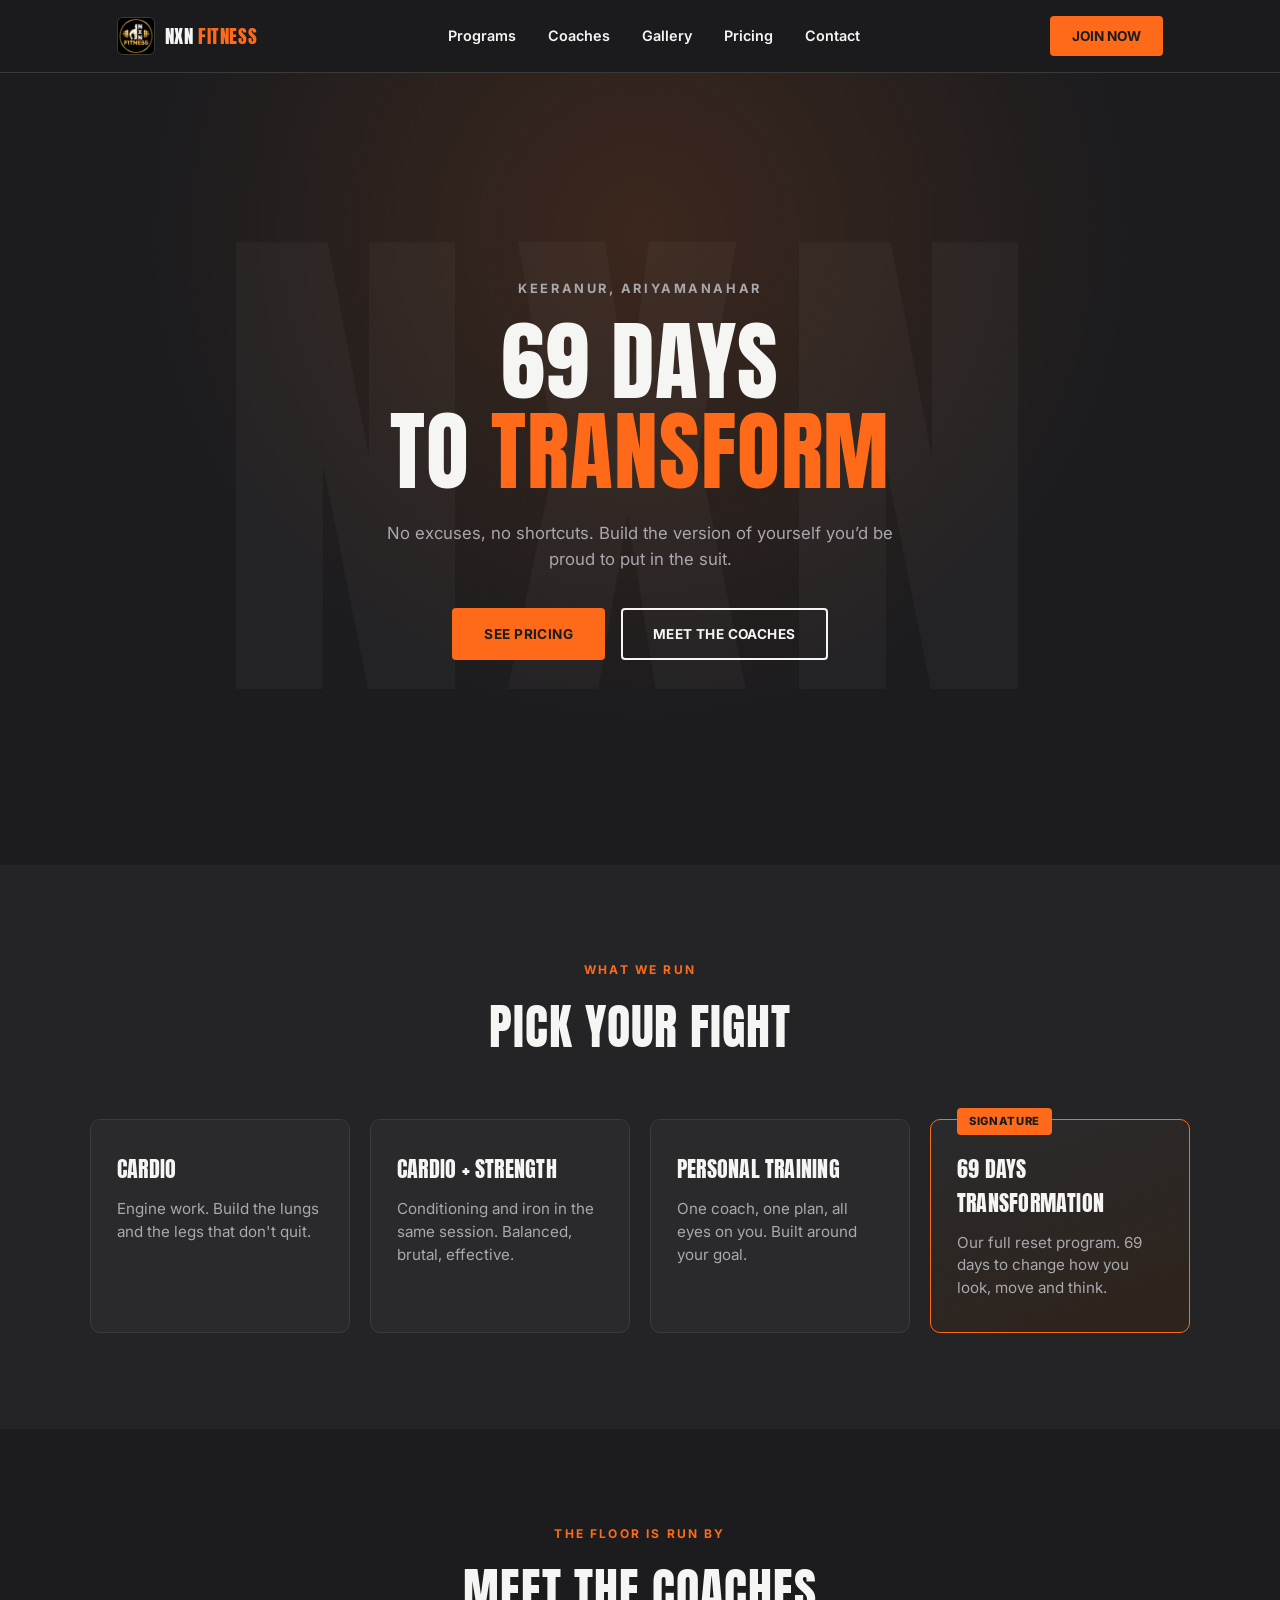
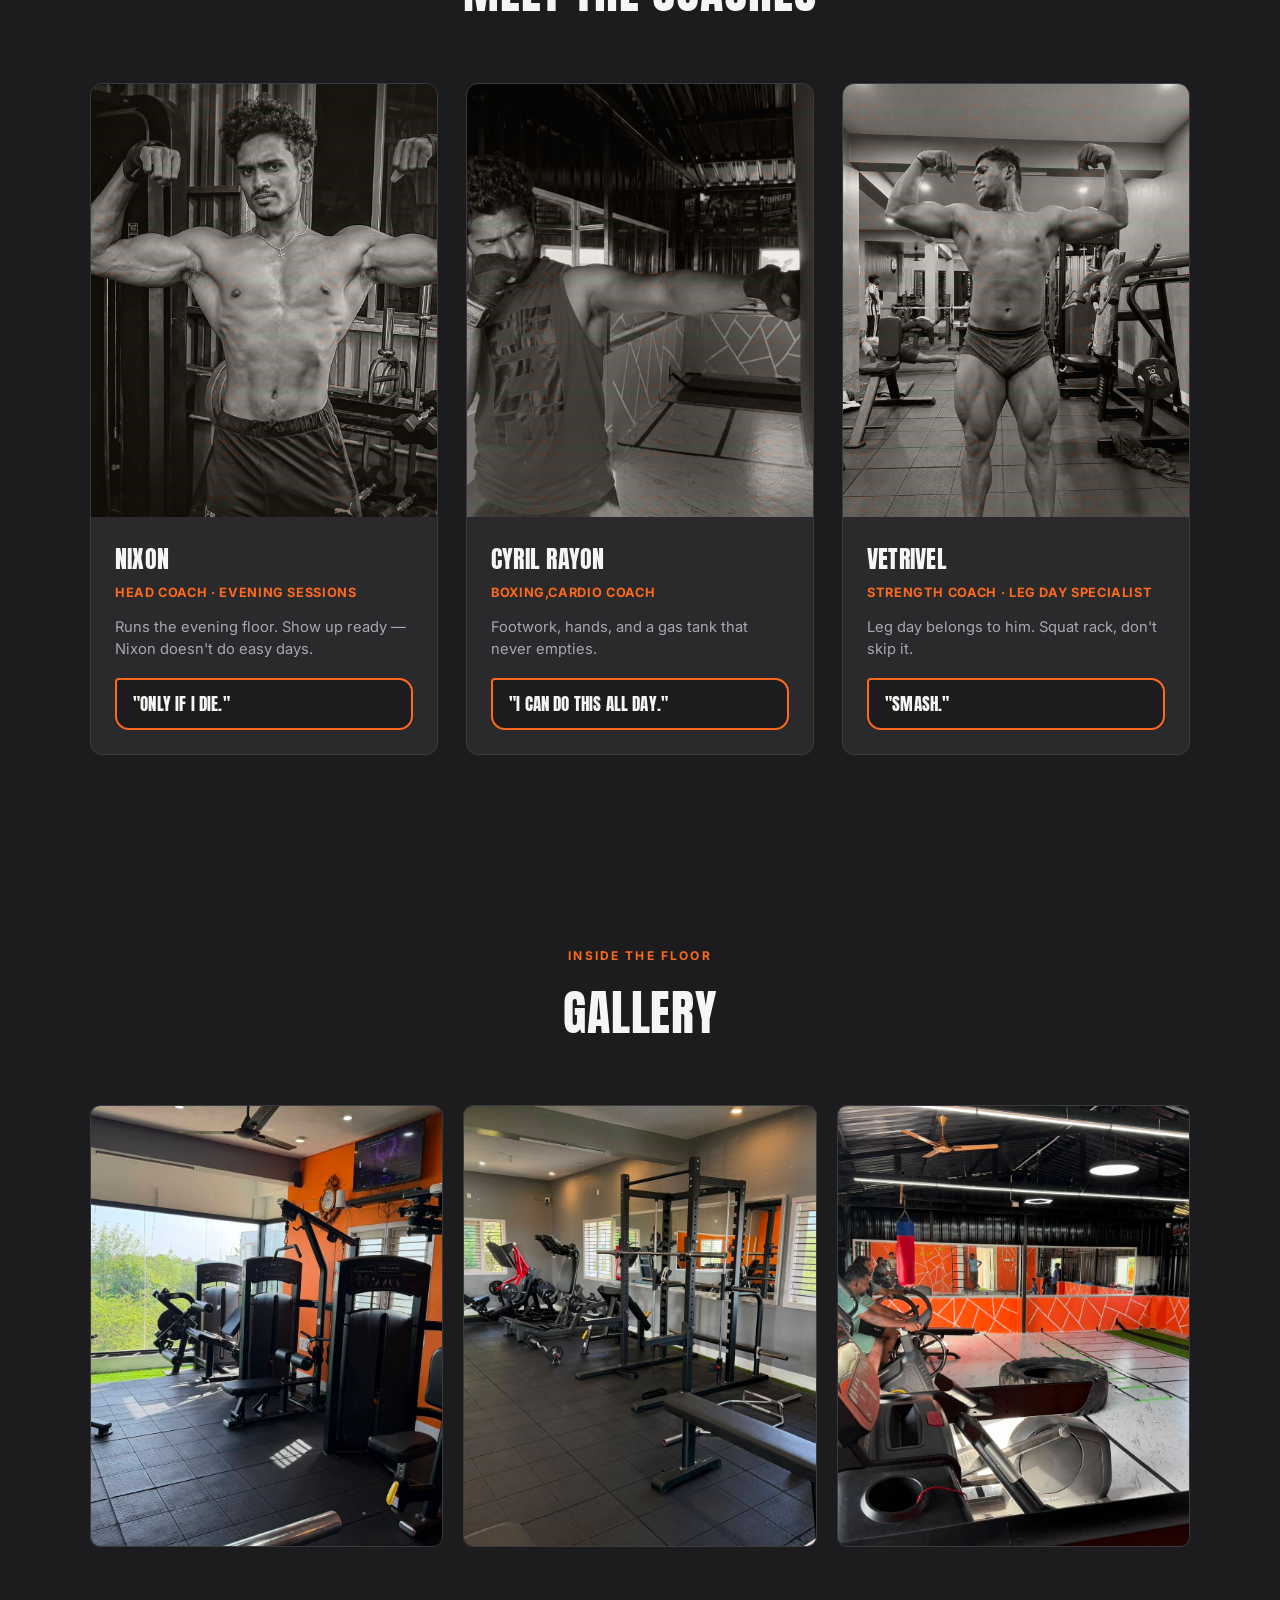
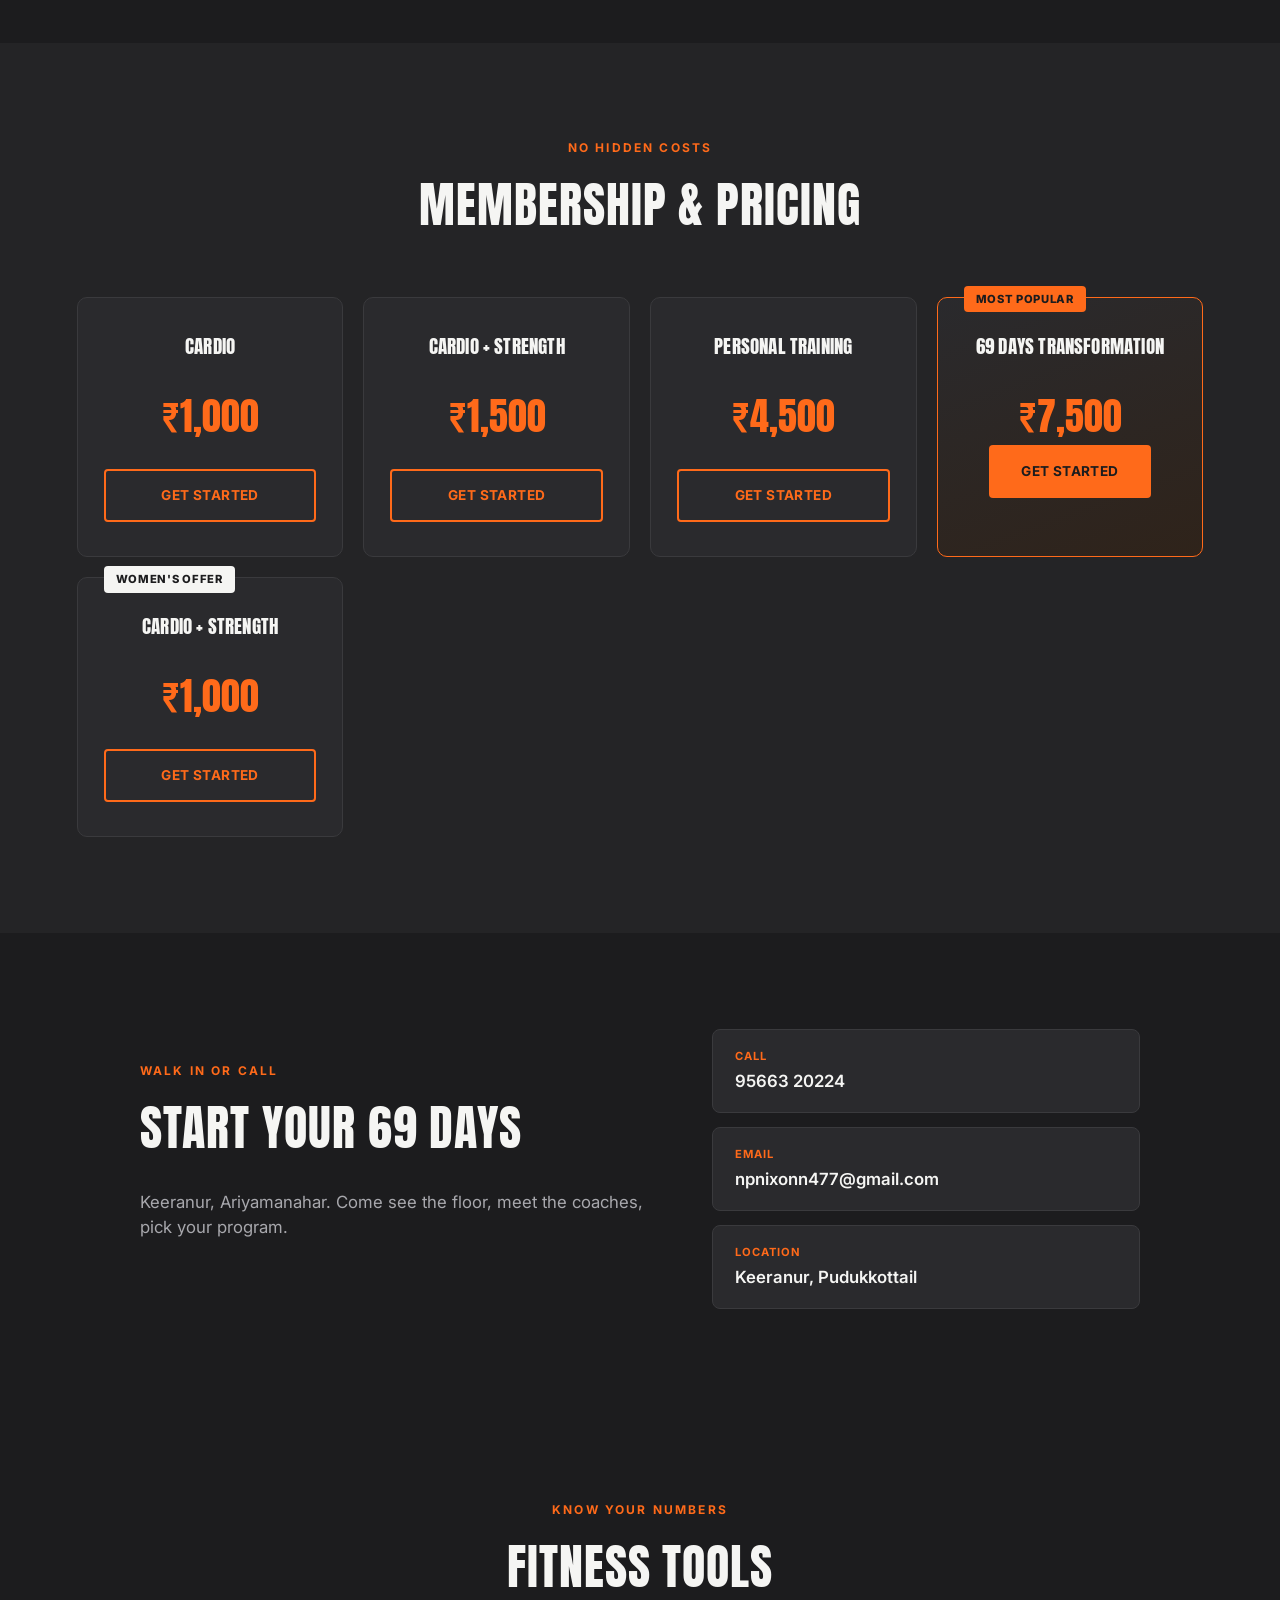
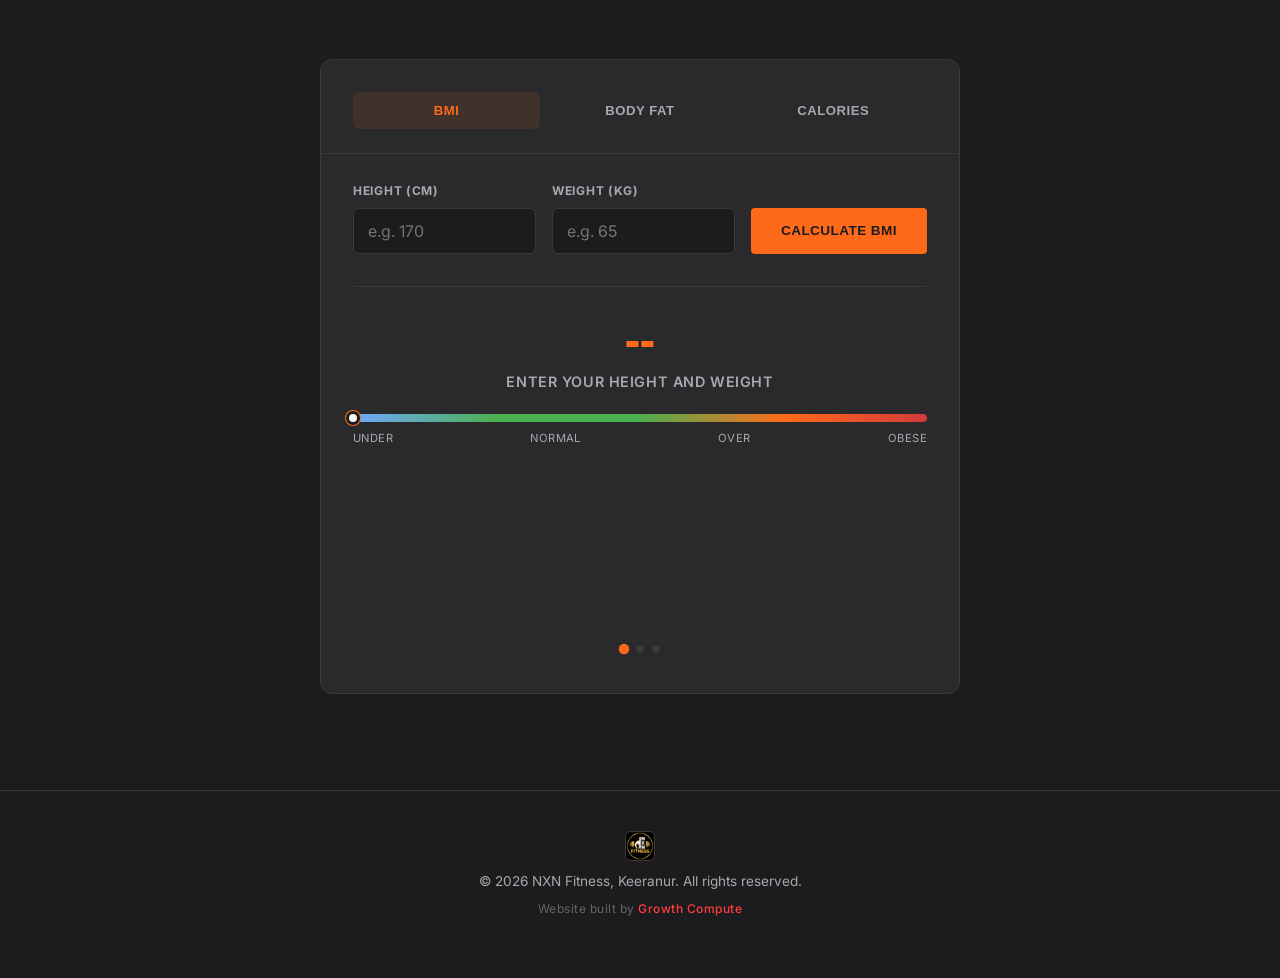
<file: index.html>
<!DOCTYPE html>
<html lang="en">
<head>
<meta charset="UTF-8">
<meta name="viewport" content="width=device-width, initial-scale=1.0">
<title>NXN Fitness | Keeranur</title>
<link rel="preconnect" href="https://fonts.googleapis.com">
<link href="https://fonts.googleapis.com/css2?family=Anton&family=Bebas+Neue&family=Inter:wght@400;500;600;700;800&display=swap" rel="stylesheet">
<link rel="stylesheet" href="style.css">
</head>
<body>

<!-- NAV -->
<header class="nav">
  <div class="nav-inner">
    <a href="#top" class="nav-logo">
      <img src="images/logo.jpg" alt="NXN Fitness logo" class="logo-img">
      <span>NXN <span class="accent">FITNESS</span></span>
    </a>
    <nav class="nav-links">
      <a href="#programs">Programs</a>
      <a href="#trainers">Coaches</a>
      <a href="#gallery">Gallery</a>
      <a href="#pricing">Pricing</a>
      <a href="#contact">Contact</a>
    </nav>
    <a href="https://wa.me/919566320224?text=Hi%2C%20I%27d%20like%20to%20join%20NXN%20Fitness" target="_blank" rel="noopener" class="nav-cta">Join Now</a>
  </div>
</header>

<!-- HERO -->
<section class="hero" id="top">
  <div class="hero-bg-text">NXN</div>
  <div class="hero-content">
    <p class="hero-eyebrow">Keeranur, Ariyamanahar</p>
    <h1 class="hero-title">69 DAYS<br>TO <span class="accent">TRANSFORM</span></h1>
    <p class="hero-sub"> No excuses, no shortcuts. Build the version of yourself you’d be proud to put in the suit.</p>
    <div class="hero-actions">
      <a href="#pricing" class="btn btn-primary">See Pricing</a>
      <a href="#trainers" class="btn btn-ghost">Meet the Coaches</a>
    </div>
  </div>
</section>

<!-- PROGRAMS -->
<section class="programs" id="programs">
  <div class="section-head">
    <p class="section-eyebrow">What we run</p>
    <h2 class="section-title">Pick your fight</h2>
  </div>
  <div class="program-grid">
    <div class="program-card">
      <h3>Cardio</h3>
      <p>Engine work. Build the lungs and the legs that don't quit.</p>
    </div>
    <div class="program-card">
      <h3>Cardio + Strength</h3>
      <p>Conditioning and iron in the same session. Balanced, brutal, effective.</p>
    </div>
    <div class="program-card">
      <h3>Personal Training</h3>
      <p>One coach, one plan, all eyes on you. Built around your goal.</p>
    </div>
    <div class="program-card featured">
      <span class="ribbon">Signature</span>
      <h3>69 Days Transformation</h3>
      <p>Our full reset program. 69 days to change how you look, move and think.</p>
    </div>
  </div>
</section>

<!-- TRAINERS -->
<section class="trainers" id="trainers">
  <div class="section-head">
    <p class="section-eyebrow">The floor is run by</p>
    <h2 class="section-title">Meet the Coaches</h2>
  </div>

  <div class="trainer-grid">

    <article class="trainer-card">
      <div class="trainer-photo">
        <img src="images/nixon.jpg" alt="Nixon, Head Coach">
      </div>
      <div class="trainer-info">
        <h3>Nixon</h3>
        <p class="trainer-role">Head Coach &middot; Evening Sessions</p>
        <p class="trainer-desc">Runs the evening floor. Show up ready — Nixon doesn't do easy days.</p>
        <div class="quote-bubble">
          <p>"Only if I die."</p>
        </div>
      </div>
    </article>

    <article class="trainer-card">
      <div class="trainer-photo">
        <img src="images/cyril.jpg" alt="Cyril Rayon, Boxing Coach">
      </div>
      <div class="trainer-info">
        <h3>Cyril Rayon</h3>
        <p class="trainer-role">Boxing,Cardio Coach</p>
        <p class="trainer-desc">Footwork, hands, and a gas tank that never empties.</p>
        <div class="quote-bubble">
          <p>"I can do this all day."</p>
        </div>
      </div>
    </article>

    <article class="trainer-card">
      <div class="trainer-photo">
        <img src="images/vetrivel.jpg" alt="Vetrivel, Strength Coach">
      </div>
      <div class="trainer-info">
        <h3>Vetrivel</h3>
        <p class="trainer-role">Strength Coach &middot; Leg Day Specialist</p>
        <p class="trainer-desc">Leg day belongs to him. Squat rack, don't skip it.</p>
        <div class="quote-bubble">
          <p>"Smash."</p>
        </div>
      </div>
    </article>

  </div>
</section>

<!-- GALLERY -->
<section class="gallery" id="gallery">
  <div class="section-head">
    <p class="section-eyebrow">Inside the floor</p>
    <h2 class="section-title">Gallery</h2>
  </div>

  <div class="gallery-grid">
    <div class="gallery-item">
      <img src="images/gympic1.jpg" alt="NXN Fitness gym photo 1">
    </div>
    <div class="gallery-item">
      <img src="images/gympic2.jpg" alt="NXN Fitness gym photo 2">
    </div>
    <div class="gallery-item">
      <img src="images/gympic3.jpg" alt="NXN Fitness gym photo 3">
    </div>
  </div>
</section>

<!-- PRICING -->
<section class="pricing" id="pricing">
  <div class="section-head">
    <p class="section-eyebrow">No hidden costs</p>
    <h2 class="section-title">Membership &amp; Pricing</h2>
  </div>

  <div class="pricing-grid">
    <div class="price-card">
      <h3>Cardio</h3>
      <p class="price">&#8377;1,000</p>
      <a href="#contact" class="btn btn-outline">Get Started</a>
    </div>

    <div class="price-card">
      <h3>Cardio + Strength</h3>
      <p class="price">&#8377;1,500</p>
      <a href="#contact" class="btn btn-outline">Get Started</a>
    </div>

    <div class="price-card">
      <h3>Personal Training</h3>
      <p class="price">&#8377;4,500</p>
      <a href="#contact" class="btn btn-outline">Get Started</a>
    </div>

    <div class="price-card highlight">
      <span class="ribbon">Most popular</span>
      <h3>69 Days Transformation</h3>
      <p class="price">&#8377;7,500</p>
      <a href="#contact" class="btn btn-primary">Get Started</a>
    </div>

    <div class="price-card women">
      <span class="ribbon">Women's Offer</span>
      <h3>Cardio + Strength</h3>
      <p class="price">&#8377;1,000</p>
      <a href="#contact" class="btn btn-outline">Get Started</a>
    </div>
  </div>
</section>

<!-- CONTACT -->
<section class="contact" id="contact">
  <div class="contact-inner">
    <div class="contact-text">
      <p class="section-eyebrow">Walk in or call</p>
      <h2 class="section-title">Start Your 69 Days</h2>
      <p class="hero-sub">Keeranur, Ariyamanahar. Come see the floor, meet the coaches, pick your program.</p>
    </div>
    <div class="contact-details">
      <a href="tel:9566320224" class="contact-item">
        <span class="contact-label">Call</span>
        <span class="contact-value">95663 20224</span>
      </a>
      <a href="mailto:npnixonn477@gmail.com" class="contact-item">
        <span class="contact-label">Email</span>
        <span class="contact-value">npnixonn477@gmail.com</span>
      </a>
      <div class="contact-item">
        <span class="contact-label">Location</span>
        <span class="contact-value"> Keeranur, Pudukkottail
      <a href= "https://google.com/maps?q=10.5907° N, 78.7755° E target="_location"></a>
        </span>
        
      </div>
    </div>
  </div>
</section>

<!-- FITNESS TOOLS: BMI / BODY FAT / CALORIES (swipeable) -->
<section class="bmi" id="tools">
  <div class="section-head">
    <p class="section-eyebrow">Know your numbers</p>
    <h2 class="section-title">Fitness Tools</h2>
  </div>

  <div class="bmi-card tools-card">

    <div class="tool-tabs">
      <button type="button" class="tool-tab active" data-tab="0" onclick="goToTool(0)">BMI</button>
      <button type="button" class="tool-tab" data-tab="1" onclick="goToTool(1)">Body Fat</button>
      <button type="button" class="tool-tab" data-tab="2" onclick="goToTool(2)">Calories</button>
    </div>

    <div class="tool-swipe-viewport" id="tool-viewport">
      <div class="tool-swipe-track" id="tool-track">

        <!-- PANEL 1: BMI -->
        <div class="tool-panel">
          <div class="bmi-inputs">
            <div class="bmi-field">
              <label for="bmi-height">Height (cm)</label>
              <input type="number" id="bmi-height" placeholder="e.g. 170" min="50" max="250">
            </div>
            <div class="bmi-field">
              <label for="bmi-weight">Weight (kg)</label>
              <input type="number" id="bmi-weight" placeholder="e.g. 65" min="20" max="300">
            </div>
            <button class="btn btn-primary bmi-btn" onclick="calculateBMI()">Calculate BMI</button>
          </div>

          <div class="bmi-result" id="bmi-result">
            <p class="bmi-value" id="bmi-value">--</p>
            <p class="bmi-category" id="bmi-category">Enter your height and weight</p>
            <div class="bmi-scale">
              <span class="bmi-scale-fill" id="bmi-scale-fill"></span>
            </div>
            <div class="bmi-scale-labels">
              <span>Under</span>
              <span>Normal</span>
              <span>Over</span>
              <span>Obese</span>
            </div>
          </div>
        </div>

        <!-- PANEL 2: BODY FAT -->
        <div class="tool-panel">
          <div class="gender-toggle">
            <button type="button" class="gender-btn active" id="bf-male-btn" onclick="setBFGender('male')">Male</button>
            <button type="button" class="gender-btn" id="bf-female-btn" onclick="setBFGender('female')">Female</button>
          </div>

          <div class="bmi-inputs bmi-inputs-4">
            <div class="bmi-field">
              <label for="bf-height">Height (cm)</label>
              <input type="number" id="bf-height" placeholder="e.g. 170" min="50" max="250">
            </div>
            <div class="bmi-field">
              <label for="bf-neck">Neck (cm)</label>
              <input type="number" id="bf-neck" placeholder="e.g. 38" min="15" max="80">
            </div>
            <div class="bmi-field">
              <label for="bf-waist">Waist (cm)</label>
              <input type="number" id="bf-waist" placeholder="e.g. 85" min="40" max="200">
            </div>
            <div class="bmi-field" id="bf-hip-field" style="display:none;">
              <label for="bf-hip">Hip (cm)</label>
              <input type="number" id="bf-hip" placeholder="e.g. 95" min="40" max="200">
            </div>
          </div>
          <button class="btn btn-primary bmi-btn full-width" onclick="calculateBodyFat()">Calculate Body Fat</button>

          <div class="bmi-result" id="bf-result-wrap">
            <p class="bmi-value" id="bf-value">--</p>
            <p class="bmi-category" id="bf-category">Enter your measurements</p>
          </div>
        </div>

        <!-- PANEL 3: CALORIES -->
        <div class="tool-panel">
          <div class="gender-toggle">
            <button type="button" class="gender-btn active" id="cal-male-btn" onclick="setCalGender('male')">Male</button>
            <button type="button" class="gender-btn" id="cal-female-btn" onclick="setCalGender('female')">Female</button>
          </div>

          <div class="bmi-inputs bmi-inputs-4">
            <div class="bmi-field">
              <label for="cal-age">Age</label>
              <input type="number" id="cal-age" placeholder="e.g. 25" min="10" max="100">
            </div>
            <div class="bmi-field">
              <label for="cal-height">Height (cm)</label>
              <input type="number" id="cal-height" placeholder="e.g. 170" min="50" max="250">
            </div>
            <div class="bmi-field">
              <label for="cal-weight">Weight (kg)</label>
              <input type="number" id="cal-weight" placeholder="e.g. 65" min="20" max="300">
            </div>
            <div class="bmi-field">
              <label for="cal-activity">Activity</label>
              <select id="cal-activity">
                <option value="1.2">Sedentary</option>
                <option value="1.375">Light</option>
                <option value="1.55" selected>Moderate</option>
                <option value="1.725">Active</option>
                <option value="1.9">Very Active</option>
              </select>
            </div>
          </div>
          <button class="btn btn-primary bmi-btn full-width" onclick="calculateCalories()">Calculate Calories</button>

          <div class="bmi-result" id="cal-result-wrap">
            <div class="cal-results">
              <div>
                <p class="bmi-value" id="cal-bmr">--</p>
                <p class="bmi-category">BMR (kcal/day)</p>
              </div>
              <div>
                <p class="bmi-value" id="cal-tdee">--</p>
                <p class="bmi-category">Maintenance (kcal/day)</p>
              </div>
            </div>
          </div>
        </div>

      </div>
    </div>

    <div class="tool-dots">
      <span class="tool-dot active" data-dot="0" onclick="goToTool(0)"></span>
      <span class="tool-dot" data-dot="1" onclick="goToTool(1)"></span>
      <span class="tool-dot" data-dot="2" onclick="goToTool(2)"></span>
    </div>

  </div>
</section>

<footer class="footer">
  <div class="footer-inner">
  <img src="images/logo.jpg" alt="NXN Fitness logo" class="logo-img small">
  <p>&copy; 2026 NXN Fitness, Keeranur. All rights reserved.</p>
   <p class="agency-credit">
      Website built by <a href="" target="_blank" rel="noopener">Growth Compute</a>
    </p>
    </div>
</footer>

<script>
function calculateBMI() {
  const heightCm = parseFloat(document.getElementById('bmi-height').value);
  const weightKg = parseFloat(document.getElementById('bmi-weight').value);
  const valueEl = document.getElementById('bmi-value');
  const categoryEl = document.getElementById('bmi-category');
  const fillEl = document.getElementById('bmi-scale-fill');

  if (!heightCm || !weightKg || heightCm <= 0 || weightKg <= 0) {
    valueEl.textContent = '--';
    categoryEl.textContent = 'Enter a valid height and weight';
    fillEl.style.left = '0%';
    return;
  }

  const heightM = heightCm / 100;
  const bmi = weightKg / (heightM * heightM);
  const bmiRounded = bmi.toFixed(1);

  let category = '';
  let percent = 0;

  if (bmi < 18.5) {
    category = 'Underweight';
    percent = (bmi / 18.5) * 25;
  } else if (bmi < 25) {
    category = 'Normal';
    percent = 25 + ((bmi - 18.5) / (25 - 18.5)) * 25;
  } else if (bmi < 30) {
    category = 'Overweight';
    percent = 50 + ((bmi - 25) / (30 - 25)) * 25;
  } else {
    category = 'Obese';
    percent = 75 + Math.min(((bmi - 30) / 10) * 25, 25);
  }

  valueEl.textContent = bmiRounded;
  categoryEl.textContent = category;
  fillEl.style.left = Math.min(percent, 100) + '%';
}

let bfGender = 'male';
function setBFGender(g) {
  bfGender = g;
  document.getElementById('bf-male-btn').classList.toggle('active', g === 'male');
  document.getElementById('bf-female-btn').classList.toggle('active', g === 'female');
  document.getElementById('bf-hip-field').style.display = g === 'female' ? 'flex' : 'none';
}

function calculateBodyFat() {
  const height = parseFloat(document.getElementById('bf-height').value);
  const neck = parseFloat(document.getElementById('bf-neck').value);
  const waist = parseFloat(document.getElementById('bf-waist').value);
  const hip = parseFloat(document.getElementById('bf-hip').value);
  const valueEl = document.getElementById('bf-value');
  const categoryEl = document.getElementById('bf-category');

  let bodyFat;
  if (bfGender === 'male') {
    if (!height || !neck || !waist) {
      valueEl.textContent = '--';
      categoryEl.textContent = 'Enter a valid height, neck and waist';
      return;
    }
    bodyFat = 495 / (1.0324 - 0.19077 * Math.log10(waist - neck) + 0.15456 * Math.log10(height)) - 450;
  } else {
    if (!height || !neck || !waist || !hip) {
      valueEl.textContent = '--';
      categoryEl.textContent = 'Enter a valid height, neck, waist and hip';
      return;
    }
    bodyFat = 495 / (1.29579 - 0.35004 * Math.log10(waist + hip - neck) + 0.22100 * Math.log10(height)) - 450;
  }

  if (!isFinite(bodyFat) || bodyFat <= 0) {
    valueEl.textContent = '--';
    categoryEl.textContent = 'Check your measurements and try again';
    return;
  }

  let category = '';
  if (bfGender === 'male') {
    if (bodyFat < 6) category = 'Essential Fat';
    else if (bodyFat < 14) category = 'Athletic';
    else if (bodyFat < 18) category = 'Fit';
    else if (bodyFat < 25) category = 'Average';
    else category = 'Above Average';
  } else {
    if (bodyFat < 14) category = 'Essential Fat';
    else if (bodyFat < 21) category = 'Athletic';
    else if (bodyFat < 25) category = 'Fit';
    else if (bodyFat < 32) category = 'Average';
    else category = 'Above Average';
  }

  valueEl.textContent = bodyFat.toFixed(1) + '%';
  categoryEl.textContent = category;
}

let calGender = 'male';
function setCalGender(g) {
  calGender = g;
  document.getElementById('cal-male-btn').classList.toggle('active', g === 'male');
  document.getElementById('cal-female-btn').classList.toggle('active', g === 'female');
}

function calculateCalories() {
  const age = parseFloat(document.getElementById('cal-age').value);
  const height = parseFloat(document.getElementById('cal-height').value);
  const weight = parseFloat(document.getElementById('cal-weight').value);
  const activity = parseFloat(document.getElementById('cal-activity').value);
  const bmrEl = document.getElementById('cal-bmr');
  const tdeeEl = document.getElementById('cal-tdee');

  if (!age || !height || !weight) {
    bmrEl.textContent = '--';
    tdeeEl.textContent = '--';
    return;
  }

  let bmr;
  if (calGender === 'male') {
    bmr = 10 * weight + 6.25 * height - 5 * age + 5;
  } else {
    bmr = 10 * weight + 6.25 * height - 5 * age - 161;
  }

  const tdee = bmr * activity;

  bmrEl.textContent = Math.round(bmr);
  tdeeEl.textContent = Math.round(tdee);
}

/* ===== Swipeable tool tabs ===== */
let currentTool = 0;
const totalTools = 3;

function goToTool(index) {
  currentTool = Math.max(0, Math.min(index, totalTools - 1));
  const track = document.getElementById('tool-track');
  track.style.transform = 'translateX(-' + (currentTool * 100) + '%)';

  document.querySelectorAll('.tool-tab').forEach(tab => {
    tab.classList.toggle('active', parseInt(tab.dataset.tab) === currentTool);
  });
  document.querySelectorAll('.tool-dot').forEach(dot => {
    dot.classList.toggle('active', parseInt(dot.dataset.dot) === currentTool);
  });
}

(function setupSwipe() {
  const viewport = document.getElementById('tool-viewport');
  if (!viewport) return;

  let startX = 0;
  let isDragging = false;

  viewport.addEventListener('touchstart', (e) => {
    startX = e.touches[0].clientX;
    isDragging = true;
  }, { passive: true });

  viewport.addEventListener('touchend', (e) => {
    if (!isDragging) return;
    isDragging = false;
    const endX = e.changedTouches[0].clientX;
    const diff = startX - endX;
    const threshold = 40;

    if (diff > threshold) {
      goToTool(currentTool + 1);
    } else if (diff < -threshold) {
      goToTool(currentTool - 1);
    }
  }, { passive: true });
})();
</script>

</body>
</html>
</file>
<file: style.css>
/* ===== Tokens ===== */
:root {
  --bg: #1c1c1e;
  --bg-alt: #242426;
  --card: #2a2a2d;
  --line: #3a3a3d;
  --white: #f5f5f3;
  --grey-soft: #a8a8ad;
  --orange: #ff6a1a;
  --orange-deep: #d4530a;

  --font-display: 'Anton', 'Bebas Neue', sans-serif;
  --font-body: 'Inter', sans-serif;
}

* { margin: 0; padding: 0; box-sizing: border-box; }

html { scroll-behavior: smooth; }

body {
  background: var(--bg);
  color: var(--white);
  font-family: var(--font-body);
  line-height: 1.5;
  overflow-x: hidden;
}

img { display: block; max-width: 100%; }

a { color: inherit; text-decoration: none; }

.accent { color: var(--orange); }

/* ===== Layout helpers ===== */
section { padding: 96px 6vw; }

.section-head { text-align: center; max-width: 640px; margin: 0 auto 56px; }

.section-eyebrow {
  font-family: var(--font-body);
  font-weight: 700;
  letter-spacing: 0.18em;
  text-transform: uppercase;
  font-size: 0.75rem;
  color: var(--orange);
  margin-bottom: 12px;
}

.section-title {
  font-family: var(--font-display);
  font-weight: 400;
  letter-spacing: 0.02em;
  font-size: clamp(2rem, 4vw, 3rem);
  text-transform: uppercase;
}

/* ===== Buttons ===== */
.btn {
  display: inline-block;
  padding: 14px 30px;
  border-radius: 4px;
  font-weight: 700;
  letter-spacing: 0.03em;
  text-transform: uppercase;
  font-size: 0.85rem;
  transition: transform 0.15s ease, background 0.15s ease, color 0.15s ease;
  border: 2px solid transparent;
}
.btn:hover { transform: translateY(-2px); }

.btn-primary {
  background: var(--orange);
  color: #1c1c1e;
}
.btn-primary:hover { background: var(--orange-deep); }

.btn-ghost {
  border-color: var(--white);
  color: var(--white);
}
.btn-ghost:hover { border-color: var(--orange); color: var(--orange); }

.btn-outline {
  border-color: var(--orange);
  color: var(--orange);
  width: 100%;
  text-align: center;
  margin-top: 24px;
}
.btn-outline:hover { background: var(--orange); color: #1c1c1e; }

/* ===== Nav ===== */
.nav {
  position: sticky;
  top: 0;
  z-index: 50;
  background: rgba(28, 28, 30, 0.9);
  backdrop-filter: blur(8px);
  border-bottom: 1px solid var(--line);
}

.nav-inner {
  max-width: 1200px;
  margin: 0 auto;
  padding: 16px 6vw;
  display: flex;
  align-items: center;
  justify-content: space-between;
  gap: 24px;
}

.nav-logo {
  display: flex;
  align-items: center;
  gap: 10px;
  font-family: var(--font-display);
  font-size: 1.2rem;
  letter-spacing: 0.03em;
  white-space: nowrap;
}

.logo-img {
  width: 38px;
  height: 38px;
  border-radius: 6px;
  object-fit: cover;
  background: var(--card);
  border: 1px solid var(--line);
}

.logo-img.small { width: 30px; height: 30px; margin: 0 auto 10px; }

.nav-links {
  display: flex;
  gap: 32px;
  font-weight: 600;
  font-size: 0.9rem;
}

.nav-links a:hover { color: var(--orange); }

.nav-cta {
  background: var(--orange);
  color: #1c1c1e;
  padding: 10px 22px;
  border-radius: 4px;
  font-weight: 700;
  font-size: 0.85rem;
  text-transform: uppercase;
  white-space: nowrap;
}
.nav-cta:hover { background: var(--orange-deep); }

/* ===== Hero ===== */
.hero {
  position: relative;
  min-height: 88vh;
  display: flex;
  align-items: center;
  justify-content: center;
  text-align: center;
  padding: 60px 6vw;
  overflow: hidden;
  background:
    radial-gradient(circle at 50% 20%, rgba(255, 106, 26, 0.14), transparent 55%),
    var(--bg);
}

.hero-bg-text {
  position: absolute;
  top: 50%;
  left: 50%;
  transform: translate(-50%, -50%);
  font-family: var(--font-display);
  font-size: min(45vw, 520px);
  color: rgba(255, 255, 255, 0.03);
  letter-spacing: 0.05em;
  white-space: nowrap;
  pointer-events: none;
  user-select: none;
}

.hero-content { position: relative; max-width: 720px; }

.hero-eyebrow {
  font-weight: 700;
  letter-spacing: 0.2em;
  text-transform: uppercase;
  font-size: 0.8rem;
  color: var(--grey-soft);
  margin-bottom: 18px;
}

.hero-title {
  font-family: var(--font-display);
  font-weight: 400;
  font-size: clamp(2.8rem, 8vw, 5.5rem);
  line-height: 1.02;
  letter-spacing: 0.01em;
  text-transform: uppercase;
}

.hero-sub {
  margin: 26px auto 36px;
  max-width: 520px;
  color: var(--grey-soft);
  font-size: 1.05rem;
}

.hero-actions {
  display: flex;
  gap: 16px;
  justify-content: center;
  flex-wrap: wrap;
}

/* ===== Programs ===== */
.programs { background: var(--bg-alt); }

.program-grid {
  display: grid;
  grid-template-columns: repeat(auto-fit, minmax(230px, 1fr));
  gap: 20px;
  max-width: 1100px;
  margin: 0 auto;
}

.program-card {
  position: relative;
  background: var(--card);
  border: 1px solid var(--line);
  border-radius: 10px;
  padding: 32px 26px;
  transition: border-color 0.2s ease, transform 0.2s ease;
}
.program-card:hover { border-color: var(--orange); transform: translateY(-4px); }

.program-card h3 {
  font-family: var(--font-display);
  font-weight: 400;
  font-size: 1.4rem;
  text-transform: uppercase;
  margin-bottom: 12px;
  letter-spacing: 0.01em;
}

.program-card p { color: var(--grey-soft); font-size: 0.95rem; }

.program-card.featured { border-color: var(--orange); background: linear-gradient(160deg, var(--card), #2f231a); }

.ribbon {
  position: absolute;
  top: -12px;
  left: 26px;
  background: var(--orange);
  color: #1c1c1e;
  font-size: 0.7rem;
  font-weight: 800;
  letter-spacing: 0.06em;
  text-transform: uppercase;
  padding: 5px 12px;
  border-radius: 4px;
}

/* ===== Trainers (signature: comic hero-card treatment) ===== */
.trainer-grid {
  display: grid;
  grid-template-columns: repeat(auto-fit, minmax(280px, 1fr));
  gap: 28px;
  max-width: 1100px;
  margin: 0 auto;
}

.trainer-card {
  background: var(--card);
  border: 1px solid var(--line);
  border-radius: 12px;
  overflow: hidden;
  transition: transform 0.2s ease, box-shadow 0.2s ease;
}
.trainer-card:hover {
  transform: translateY(-6px);
  box-shadow: 0 16px 40px rgba(0,0,0,0.35);
}

.trainer-photo {
  aspect-ratio: 4 / 5;
  background:
    radial-gradient(circle, rgba(255,106,26,0.35) 1.5px, transparent 1.5px) 0 0/14px 14px,
    #34302c;
  position: relative;
}

.trainer-photo img {
  width: 100%;
  height: 100%;
  object-fit: cover;
  mix-blend-mode: luminosity;
  opacity: 0.92;
}

.trainer-info { padding: 24px; }

.trainer-info h3 {
  font-family: var(--font-display);
  font-weight: 400;
  font-size: 1.5rem;
  text-transform: uppercase;
  letter-spacing: 0.01em;
}

.trainer-role {
  color: var(--orange);
  font-weight: 700;
  font-size: 0.8rem;
  letter-spacing: 0.05em;
  text-transform: uppercase;
  margin: 6px 0 14px;
}

.trainer-desc { color: var(--grey-soft); font-size: 0.92rem; margin-bottom: 18px; }

.quote-bubble {
  position: relative;
  background: var(--bg);
  border: 2px solid var(--orange);
  border-radius: 4px 14px 14px 14px;
  padding: 14px 16px;
}

.quote-bubble p {
  font-family: var(--font-display);
  font-weight: 400;
  font-size: 1.05rem;
  letter-spacing: 0.01em;
  text-transform: uppercase;
  line-height: 1.2;
}

.quote-bubble span {
  display: block;
  margin-top: 6px;
  font-size: 0.75rem;
  color: var(--grey-soft);
  font-weight: 600;
}

/* ===== Gallery ===== */
.gallery-grid {
  display: grid;
  grid-template-columns: repeat(3, 1fr);
  gap: 20px;
  max-width: 1100px;
  margin: 0 auto;
}

.gallery-item {
  position: relative;
  overflow: hidden;
  border-radius: 10px;
  border: 1px solid var(--line);
  aspect-ratio: 4 / 5;
}

.gallery-item img {
  width: 100%;
  height: 100%;
  object-fit: cover;
  transition: transform 0.3s ease;
}

.gallery-item:hover img { transform: scale(1.06); }

@media (max-width: 720px) {
  .gallery-grid { grid-template-columns: 1fr; }
}

/* ===== Pricing ===== */
.pricing { background: var(--bg-alt); }

.pricing-grid {
  display: grid;
  grid-template-columns: repeat(auto-fit, minmax(230px, 1fr));
  gap: 20px;
  max-width: 1200px;
  margin: 0 auto;
}

.price-card {
  position: relative;
  background: var(--card);
  border: 1px solid var(--line);
  border-radius: 10px;
  padding: 34px 26px;
  text-align: center;
  transition: transform 0.2s ease, border-color 0.2s ease;
}
.price-card:hover { transform: translateY(-4px); border-color: var(--orange); }

.price-card h3 {
  font-family: var(--font-display);
  font-weight: 400;
  font-size: 1.2rem;
  text-transform: uppercase;
  letter-spacing: 0.01em;
  min-height: 2.4em;
}

.price {
  font-family: var(--font-display);
  font-size: 2.4rem;
  color: var(--orange);
  margin-top: 10px;
}

.price-card.highlight {
  border-color: var(--orange);
  background: linear-gradient(160deg, var(--card), #2f231a);
}

.price-card.women .ribbon { background: var(--white); }

/* ===== Contact ===== */
.contact-inner {
  max-width: 1000px;
  margin: 0 auto;
  display: grid;
  grid-template-columns: 1.1fr 0.9fr;
  gap: 48px;
  align-items: center;
}

.contact-text .hero-sub { margin-left: 0; }

.contact-details {
  display: flex;
  flex-direction: column;
  gap: 14px;
}

.contact-item {
  background: var(--card);
  border: 1px solid var(--line);
  border-radius: 8px;
  padding: 18px 22px;
  display: flex;
  flex-direction: column;
  gap: 4px;
  transition: border-color 0.2s ease;
}
a.contact-item:hover { border-color: var(--orange); }

.contact-label {
  font-size: 0.7rem;
  font-weight: 700;
  letter-spacing: 0.1em;
  text-transform: uppercase;
  color: var(--orange);
}

.contact-value { font-weight: 600; font-size: 1.05rem; }

/* ===== BMI Meter ===== */
.bmi { background: var(--bg); }

.bmi-card {
  max-width: 640px;
  margin: 0 auto;
  background: var(--card);
  border: 1px solid var(--line);
  border-radius: 12px;
  padding: 40px;
}

.bmi-inputs {
  display: grid;
  grid-template-columns: 1fr 1fr auto;
  gap: 16px;
  align-items: end;
  margin-bottom: 32px;
}

.bmi-field {
  display: flex;
  flex-direction: column;
  gap: 8px;
}

.bmi-field label {
  font-size: 0.75rem;
  font-weight: 700;
  letter-spacing: 0.06em;
  text-transform: uppercase;
  color: var(--grey-soft);
}

.bmi-field input {
  background: var(--bg);
  border: 1px solid var(--line);
  border-radius: 6px;
  padding: 12px 14px;
  color: var(--white);
  font-family: var(--font-body);
  font-size: 1rem;
}

.bmi-field input:focus {
  outline: none;
  border-color: var(--orange);
}

.bmi-btn {
  border: none;
  cursor: pointer;
  white-space: nowrap;
  height: 46px;
}

.bmi-result {
  text-align: center;
  border-top: 1px solid var(--line);
  padding-top: 28px;
}

.bmi-value {
  font-family: var(--font-display);
  font-size: 3rem;
  color: var(--orange);
  line-height: 1;
}

.bmi-category {
  margin-top: 8px;
  font-weight: 600;
  color: var(--grey-soft);
  text-transform: uppercase;
  letter-spacing: 0.04em;
  font-size: 0.9rem;
}

.bmi-scale {
  margin-top: 22px;
  height: 8px;
  border-radius: 4px;
  background: linear-gradient(90deg, #6fa8ff 0%, #4caf50 25%, #4caf50 50%, var(--orange) 75%, #d43a3a 100%);
  position: relative;
}

.bmi-scale-fill {
  position: absolute;
  top: 50%;
  left: 0;
  width: 14px;
  height: 14px;
  border-radius: 50%;
  background: var(--white);
  border: 3px solid var(--bg);
  box-shadow: 0 0 0 1px var(--orange);
  transform: translate(-50%, -50%);
  transition: left 0.4s ease;
}

.bmi-scale-labels {
  display: flex;
  justify-content: space-between;
  margin-top: 8px;
  font-size: 0.7rem;
  color: var(--grey-soft);
  text-transform: uppercase;
  letter-spacing: 0.04em;
}

@media (max-width: 560px) {
  .bmi-inputs { grid-template-columns: 1fr; }
  .bmi-card { padding: 28px; }
}

.gender-toggle {
  display: flex;
  gap: 10px;
  margin-bottom: 24px;
}

.gender-btn {
  flex: 1;
  padding: 10px;
  border-radius: 6px;
  border: 1px solid var(--line);
  background: var(--bg);
  color: var(--grey-soft);
  font-weight: 700;
  text-transform: uppercase;
  letter-spacing: 0.04em;
  font-size: 0.8rem;
  cursor: pointer;
  transition: border-color 0.15s ease, color 0.15s ease, background 0.15s ease;
}

.gender-btn.active {
  border-color: var(--orange);
  color: var(--orange);
  background: rgba(255, 106, 26, 0.08);
}

.bmi-inputs-4 {
  grid-template-columns: repeat(2, 1fr);
}

.bmi-field select {
  background: var(--bg);
  border: 1px solid var(--line);
  border-radius: 6px;
  padding: 12px 14px;
  color: var(--white);
  font-family: var(--font-body);
  font-size: 1rem;
}

.bmi-field select:focus { outline: none; border-color: var(--orange); }

.btn.full-width {
  width: 100%;
  border: none;
  cursor: pointer;
  margin-bottom: 28px;
}

.cal-results {
  display: grid;
  grid-template-columns: 1fr 1fr;
  gap: 20px;
}

@media (max-width: 560px) {
  .bmi-inputs-4 { grid-template-columns: 1fr; }
  .cal-results { grid-template-columns: 1fr; gap: 24px; }
}

.tools-card { padding: 32px 0 40px; overflow: hidden; }

.tool-tabs {
  display: flex;
  gap: 6px;
  padding: 0 32px 24px;
  border-bottom: 1px solid var(--line);
  margin-bottom: 28px;
}

.tool-tab {
  flex: 1;
  padding: 10px;
  border-radius: 6px;
  border: 1px solid transparent;
  background: transparent;
  color: var(--grey-soft);
  font-weight: 700;
  text-transform: uppercase;
  letter-spacing: 0.04em;
  font-size: 0.82rem;
  cursor: pointer;
  transition: color 0.15s ease, background 0.15s ease;
}

.tool-tab.active {
  color: var(--orange);
  background: rgba(255, 106, 26, 0.1);
}

.tool-swipe-viewport {
  overflow: hidden;
}

.tool-swipe-track {
  display: flex;
  transition: transform 0.35s ease;
}

.tool-panel {
  flex: 0 0 100%;
  min-width: 100%;
  padding: 0 32px;
  box-sizing: border-box;
}

.tool-dots {
  display: flex;
  justify-content: center;
  gap: 8px;
  margin-top: 28px;
}

.tool-dot {
  width: 8px;
  height: 8px;
  border-radius: 50%;
  background: var(--line);
  cursor: pointer;
  transition: background 0.15s ease, transform 0.15s ease;
}

.tool-dot.active {
  background: var(--orange);
  transform: scale(1.3);
}

@media (max-width: 560px) {
  .tool-tabs { padding: 0 20px 20px; }
  .tool-panel { padding: 0 20px; }
  .tool-tab { font-size: 0.72rem; padding: 8px 4px; }
}

/* ===== Footer ===== */
.footer {
  text-align: center;
  padding: 40px 6vw 60px;
  color: var(--grey-soft);
  font-size: 0.85rem;
  border-top: 1px solid var(--line);
}

/* ===== Responsive ===== */
@media (max-width: 720px) {
  .nav-links { display: none; }
  .contact-inner { grid-template-columns: 1fr; text-align: center; }
  .contact-details { align-items: stretch; }
  section { padding: 72px 6vw; }
}

/* ===== Reduced motion ===== */
@media (prefers-reduced-motion: reduce) {
  * { transition: none !important; scroll-behavior: auto !important; }
}

/* ===== Focus visibility ===== */
a:focus-visible, .btn:focus-visible {
  outline: 2px solid var(--orange);
  outline-offset: 2px;
}

/*=====Agency Credits ====*/
/* --- Growth Compute Agency Credit Styling --- */
.agency-credit {
  margin-top: 8px;
  font-size: 12px;
  color: #666; 
  letter-spacing: 0.5px;
}

.agency-credit a {
  color: #ff3e3e; /* Adjust this if the gym uses a different accent color */
  text-decoration: none;
  font-weight: 500;
  transition: color 0.2s ease;
}

.agency-credit a:hover {
  color: #ffffff; 
  text-decoration: underline;
}
</file>
